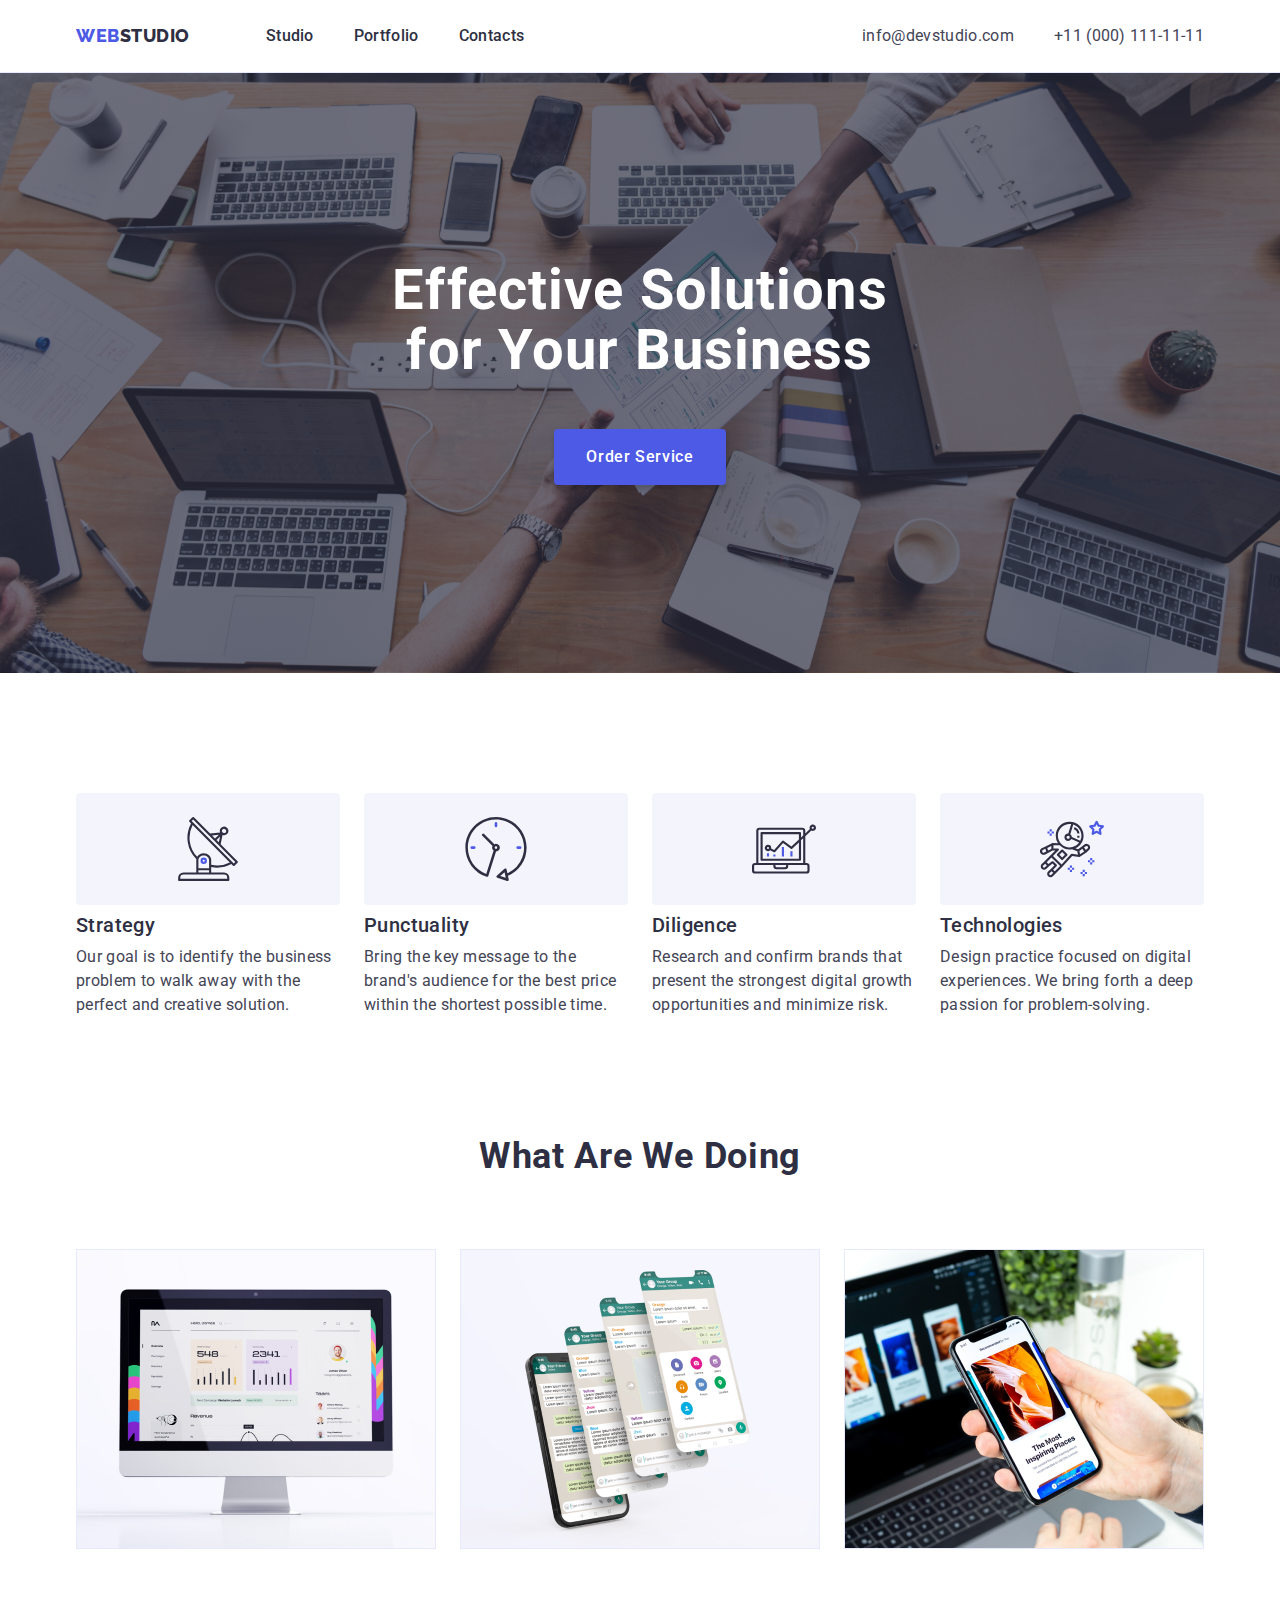
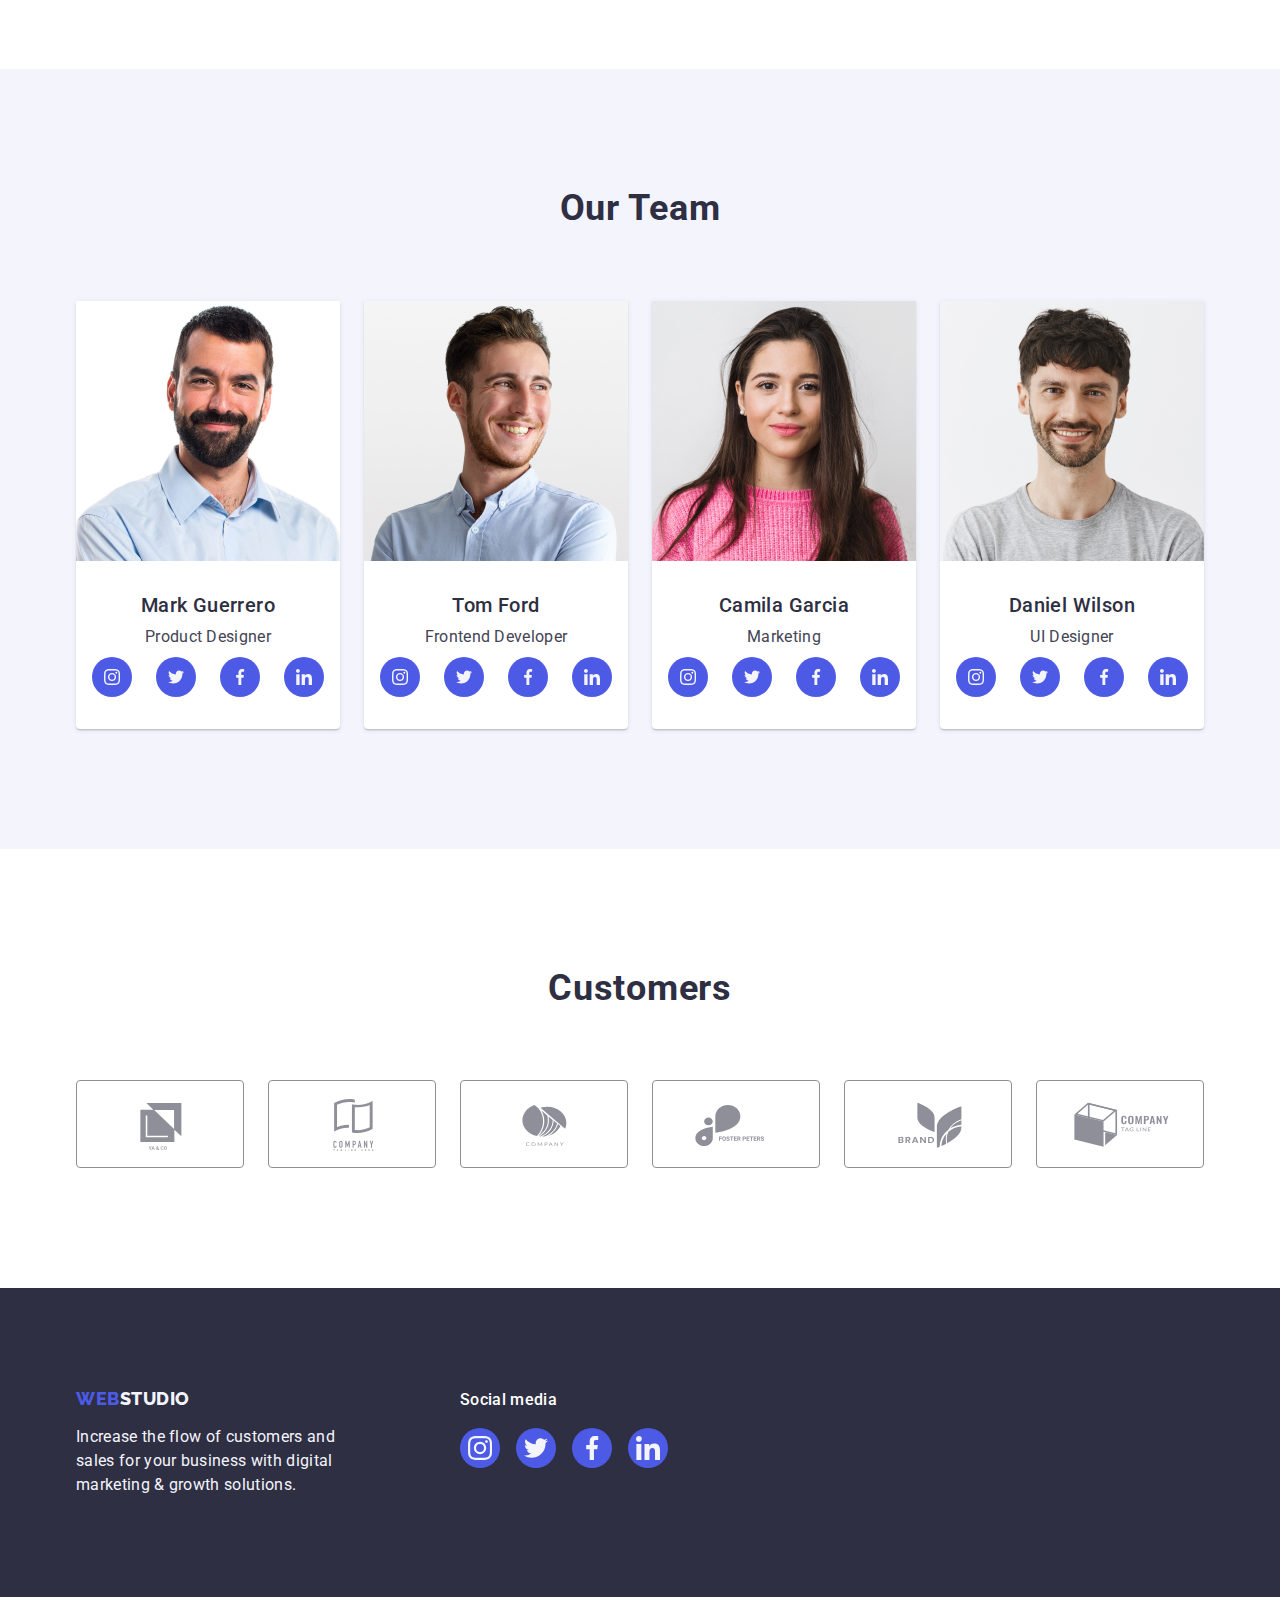
<file: index.html>
<!DOCTYPE html>
<html lang="en">
  <head>
    <meta charset="UTF-8" />
    <meta http-equiv="X-UA-Compatible" content="IE=edge" />
    <meta name="viewport" content="width=device-width, initial-scale=1.0" />
    <title>Effective Solutions for Your Business</title>
    <link
      rel="stylesheet"
      href="https://cdnjs.cloudflare.com/ajax/libs/modern-normalize/1.1.0/modern-normalize.min.css"
    />
    <link rel="preconnect" href="https://fonts.googleapis.com" />
    <link rel="preconnect" href="https://fonts.gstatic.com" crossorigin />
    <link
      href="https://fonts.googleapis.com/css2?family=Montserrat:ital,wght@0,400;0,600;1,400&family=Raleway:wght@800&family=Roboto:wght@400;500;700&display=swap"
      rel="stylesheet"
    />
    <link rel="stylesheet" href="./css/styles.css" />
  </head>
  <body>
    <!--heder-->
    <header class="page-header">
      <div class="container page-header-conteiner">
        <nav class="nav">
          <a class="link logo" href="./index.html">Web<span class="span-logo">Studio</span></a>
          <ul class="menu list">
            <li class="menu-item">
              <a class="link menu-link" href="./index.html">Studio</a>
            </li>
            <li class="menu-item">
              <a class="link menu-link" href="./portfolio.html">Portfolio</a>
            </li>
            <li class="menu-item">
              <a class="link menu-link" href="">Contacts</a>
            </li>
          </ul>
        </nav>

        <address class="address">
          <ul class="list list-contact">
            <li>
              <a class="link address-item" href="mailto:info@devstudio.com">info@devstudio.com</a>
            </li>
            <li>
              <a class="link address-item" href="tel:+110001111111">+11 (000) 111-11-11</a>
            </li>
          </ul>
        </address>
      </div>
    </header>
    <!--Main-->
    <main class="main">
      <section class="hero">
        <div class="container">
          <h1 class="hero-text">Effective Solutions for Your Business</h1>
          <button class="order-btn" type="button">Order Service</button>
        </div>
      </section>
      <!--Strategy-->
      <section class="exempel">
        <div class="container">
          <h2 class="visually-hidden">section 1</h2>
          <ul class="list list-promo-img">
            <li class="text-exempel text-exempel-first">
              <div class="fon">
                <svg class="icon" aria-label="icon antenna" width="64" height="64">
                  <use href="./images/icons.svg#icon-antenna-1"></use>
                </svg>
              </div>
              <h3 class="feature">Strategy</h3>
              <p class="feature-description">
                Our goal is to identify the business problem to walk away with the perfect and
                creative solution.
              </p>
            </li>
            <li class="text-exempel text-exempel-first">
              <div class="fon">
                <svg class="icon" aria-label="icon clock" width="64" height="64">
                  <use href="./images/icons.svg#icon-clock-1"></use>
                </svg>
              </div>
              <h3 class="feature">Punctuality</h3>
              <p class="feature-description">
                Bring the key message to the brand's audience for the best price within the shortest
                possible time.
              </p>
            </li>
            <li class="text-exempel text-exempel-first">
              <div class="fon">
                <svg class="icon" aria-label="icon diagram" width="64" height="64">
                  <use href="./images/icons.svg#icon-diagram-1"></use>
                </svg>
              </div>
              <h3 class="feature">Diligence</h3>
              <p class="feature-description">
                Research and confirm brands that present the strongest digital growth opportunities
                and minimize risk.
              </p>
            </li>
            <li class="text-exempel text-exempel-first">
              <div class="fon">
                <svg class="icon" aria-label="icon astronaut" width="64" height="64">
                  <use href="./images/icons.svg#icon-astronaut-1"></use>
                </svg>
              </div>
              <h3 class="feature">Technologies</h3>
              <p class="feature-description">
                Design practice focused on digital experiences. We bring forth a deep passion for
                problem-solving.
              </p>
            </li>
          </ul>
        </div>
      </section>
      <!--What are we doing-->
      <section class="promo">
        <div class="container">
          <h2 class="desc">What are we doing</h2>
          <ul class="list list-promo-img">
            <li class="promo-img">
              <img src="./images/img-1.jpg" alt="monitor statistics" width="360" />
            </li>
            <li class="promo-img">
              <img src="./images/img-2.jpg" alt="smartphone show app" width="360" />
            </li>
            <li class="promo-img">
              <img src="./images/img-3.jpg" alt="hand wiht smartphone" width="360" />
            </li>
          </ul>
        </div>
      </section>
      <!--our team-->
      <section class="team-list">
        <div class="container-team">
          <h2 class="ourteam">Our Team</h2>
          <ul class="list list-promo-img-second">
            <li class="employee-fon employee-fon-first">
              <img
                src="./images/img-team1.jpg"
                alt="photo mark guerrero"
                width="264"
                height="260"
              />
              <div class="worker">
                <h3 class="employee">Mark Guerrero</h3>
                <p class="employee-position">Product Designer</p>
                <ul class="social-list list">
                  <li class="social-list-item">
                    <a href="" class="social-list-link">
                      <svg
                        class="social-list-icon"
                        aria-label="icon instagram"
                        width="16"
                        height="16"
                      >
                        <use href="./images/icons.svg#icon-instagram"></use>
                      </svg>
                    </a>
                  </li>
                  <li class="social-list-item">
                    <a href="" class="social-list-link">
                      <svg
                        class="social-list-icon"
                        aria-label="icon twitter"
                        width="16"
                        height="16"
                      >
                        <use href="./images/icons.svg#icon-twitter"></use>
                      </svg>
                    </a>
                  </li>
                  <li class="social-list-item">
                    <a href="" class="social-list-link">
                      <svg
                        class="social-list-icon"
                        aria-label="icon facebook"
                        width="16"
                        height="16"
                      >
                        <use href="./images/icons.svg#icon-facebook"></use>
                      </svg>
                    </a>
                  </li>
                  <li class="social-list-item">
                    <a href="" class="social-list-link">
                      <svg
                        class="social-list-icon"
                        aria-label="icon linkedin"
                        width="16"
                        height="16"
                      >
                        <use href="./images/icons.svg#icon-linkedin"></use>
                      </svg>
                    </a>
                  </li>
                </ul>
              </div>
            </li>
            <li class="employee-fon employee-fon-first">
              <img src="./images/img-team2.jpg" alt="photo tom ford" width="264" height="260" />
              <div class="worker">
                <h3 class="employee">Tom Ford</h3>
                <p class="employee-position">Frontend Developer</p>
                <ul class="social-list list">
                  <li class="social-list-item">
                    <a href="" class="social-list-link">
                      <svg
                        class="social-list-icon"
                        aria-label="icon instagram"
                        width="16"
                        height="16"
                      >
                        <use href="./images/icons.svg#icon-instagram"></use>
                      </svg>
                    </a>
                  </li>
                  <li class="social-list-item">
                    <a href="" class="social-list-link">
                      <svg
                        class="social-list-icon"
                        aria-label="icon twitter"
                        width="16"
                        height="16"
                      >
                        <use href="./images/icons.svg#icon-twitter"></use>
                      </svg>
                    </a>
                  </li>
                  <li class="social-list-item">
                    <a href="" class="social-list-link">
                      <svg
                        class="social-list-icon"
                        aria-label="icon facebook"
                        width="16"
                        height="16"
                      >
                        <use href="./images/icons.svg#icon-facebook"></use>
                      </svg>
                    </a>
                  </li>
                  <li class="social-list-item">
                    <a href="" class="social-list-link">
                      <svg
                        class="social-list-icon"
                        aria-label="icon linkedin"
                        width="16"
                        height="16"
                      >
                        <use href="./images/icons.svg#icon-linkedin"></use>
                      </svg>
                    </a>
                  </li>
                </ul>
              </div>
            </li>

            <li class="employee-fon employee-fon-first">
              <img
                src="./images/img-team3.jpg"
                alt="photo camila garcia"
                width="264"
                height="260"
              />
              <div class="worker">
                <h3 class="employee">Camila Garcia</h3>
                <p class="employee-position">Marketing</p>
                <ul class="social-list list">
                  <li class="social-list-item">
                    <a href="" class="social-list-link">
                      <svg
                        class="social-list-icon"
                        aria-label="icon instagram"
                        width="16"
                        height="16"
                      >
                        <use href="./images/icons.svg#icon-instagram"></use>
                      </svg>
                    </a>
                  </li>
                  <li class="social-list-item">
                    <a href="" class="social-list-link">
                      <svg
                        class="social-list-icon"
                        aria-label="icon twitter"
                        width="16"
                        height="16"
                      >
                        <use href="./images/icons.svg#icon-twitter"></use>
                      </svg>
                    </a>
                  </li>
                  <li class="social-list-item">
                    <a href="" class="social-list-link">
                      <svg
                        class="social-list-icon"
                        aria-label="icon facebook"
                        width="16"
                        height="16"
                      >
                        <use href="./images/icons.svg#icon-facebook"></use>
                      </svg>
                    </a>
                  </li>
                  <li class="social-list-item">
                    <a href="" class="social-list-link">
                      <svg
                        class="social-list-icon"
                        aria-label="icon linkedin"
                        width="16"
                        height="16"
                      >
                        <use href="./images/icons.svg#icon-linkedin"></use>
                      </svg>
                    </a>
                  </li>
                </ul>
              </div>
            </li>

            <li class="employee-fon employee-fon-first">
              <img src="./images/img-team4.jpg" alt="Daniel Wilson" width="264" height="260" />
              <div class="worker">
                <h3 class="employee">Daniel Wilson</h3>
                <p class="employee-position">UI Designer</p>
                <ul class="social-list list">
                  <li class="social-list-item">
                    <a href="" class="social-list-link">
                      <svg
                        class="social-list-icon"
                        aria-label="icon instagram"
                        width="16"
                        height="16"
                      >
                        <use href="./images/icons.svg#icon-instagram"></use>
                      </svg>
                    </a>
                  </li>
                  <li class="social-list-item">
                    <a href="" class="social-list-link">
                      <svg
                        class="social-list-icon"
                        aria-label="icon twitter"
                        width="16"
                        height="16"
                      >
                        <use href="./images/icons.svg#icon-twitter"></use>
                      </svg>
                    </a>
                  </li>
                  <li class="social-list-item">
                    <a href="" class="social-list-link">
                      <svg
                        class="social-list-icon"
                        aria-label="icon facebook"
                        width="16"
                        height="16"
                      >
                        <use href="./images/icons.svg#icon-facebook"></use>
                      </svg>
                    </a>
                  </li>
                  <li class="social-list-item">
                    <a href="" class="social-list-link">
                      <svg
                        class="social-list-icon"
                        aria-label="icon linkedin"
                        width="16"
                        height="16"
                      >
                        <use href="./images/icons.svg#icon-linkedin"></use>
                      </svg>
                    </a>
                  </li>
                </ul>
              </div>
            </li>
          </ul>
        </div>
      </section>
      <!-- customers -->
      <section class="custom">
        <div class="container">
          <h2 class="customers">Customers</h2>
          <ul class="company list">
            <li class="company-logo">
              <a href="" class="company-list-link">
                <svg
                  class="company-list-icon"
                  aria-label="logo company YA&CO"
                  width="104"
                  height="56"
                >
                  <use href="./images/icons.svg#icon-logo-yaco"></use>
                </svg>
              </a>
            </li>
            <li class="company-logo">
              <a href="" class="company-list-link">
                <svg
                  class="company-list-icon"
                  aria-label="logo company tagline"
                  width="104"
                  height="56"
                >
                  <use href="./images/icons.svg#icon-logo-tagline"></use>
                </svg>
              </a>
            </li>
            <li class="company-logo">
              <a href="" class="company-list-link">
                <svg class="company-list-icon" aria-label="logo company" width="104" height="56">
                  <use href="./images/icons.svg#icon-logo-company"></use>
                </svg>
              </a>
            </li>
            <li class="company-logo">
              <a href="" class="company-list-link">
                <svg
                  class="company-list-icon"
                  aria-label="logo company foster peters"
                  width="104"
                  height="56"
                >
                  <use href="./images/icons.svg#icon-logo-foster"></use>
                </svg>
              </a>
            </li>
            <li class="company-logo">
              <a href="" class="company-list-link">
                <svg
                  class="company-list-icon"
                  aria-label="logo company brand"
                  width="104"
                  height="56"
                >
                  <use href="./images/icons.svg#icon-logo-brand"></use>
                </svg>
              </a>
            </li>
            <li class="company-logo">
              <a href="" class="company-list-link">
                <svg
                  class="company-list-icon"
                  aria-label="logo company tag line"
                  width="104"
                  height="56"
                >
                  <use href="./images/icons.svg#icon-logo-tag"></use>
                </svg>
              </a>
            </li>
          </ul>
        </div>
      </section>
    </main>
    <!--footer-->
    <footer class="footer">
      <div class="container footer-second">
        <div class="footer-container">
          <a class="link logo-footer" href="./index.html"
            >Web<span class="span-logo-footer">Studio</span></a
          >
          <p class="text-footer">
            Increase the flow of customers and sales for your business with digital marketing &
            growth solutions.
          </p>
        </div>
        <div class="footer-social">
          <p class="footer-media">Social media</p>
          <ul class="footer-social-list list">
            <li class="footer-social-list-item">
              <a href="" class="footer-social-list-link">
                <svg
                  class="footer-social-list-icon"
                  aria-label="icon instagram"
                  width="24"
                  height="24"
                >
                  <use href="./images/icons.svg#icon-instagram"></use>
                </svg>
              </a>
            </li>
            <li class="footer-social-list-item">
              <a href="" class="footer-social-list-link">
                <svg
                  class="footer-social-list-icon"
                  aria-label="icon twitter"
                  width="24"
                  height="24"
                >
                  <use href="./images/icons.svg#icon-twitter"></use>
                </svg>
              </a>
            </li>
            <li class="footer-social-list-item">
              <a href="" class="footer-social-list-link">
                <svg
                  class="footer-social-list-icon"
                  aria-label="icon facebook"
                  width="24"
                  height="24"
                >
                  <use href="./images/icons.svg#icon-facebook"></use>
                </svg>
              </a>
            </li>
            <li class="footer-social-list-item">
              <a href="" class="footer-social-list-link">
                <svg
                  class="footer-social-list-icon"
                  aria-label="icon linkedin"
                  width="24"
                  height="24"
                >
                  <use href="./images/icons.svg#icon-linkedin"></use>
                </svg>
              </a>
            </li>
          </ul>
        </div>
      </div>
    </footer>
  </body>
</html>
</file>
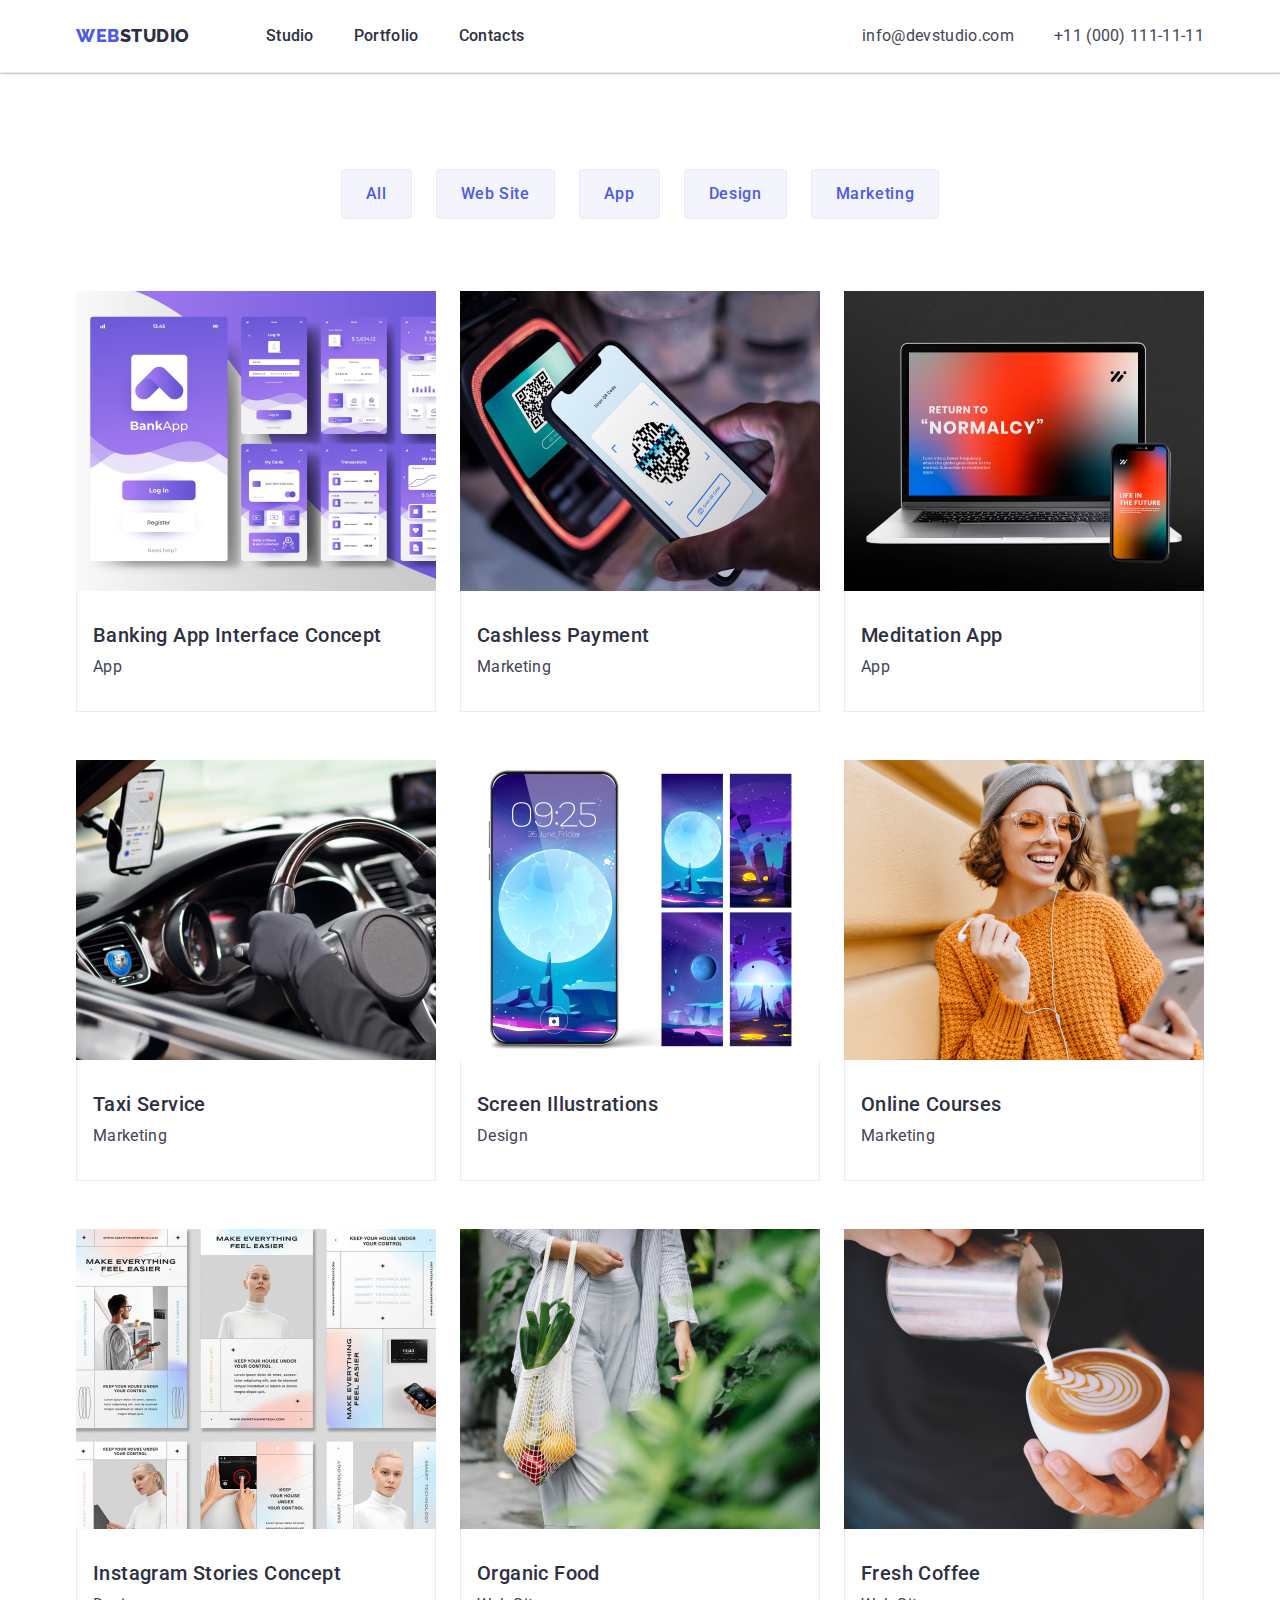
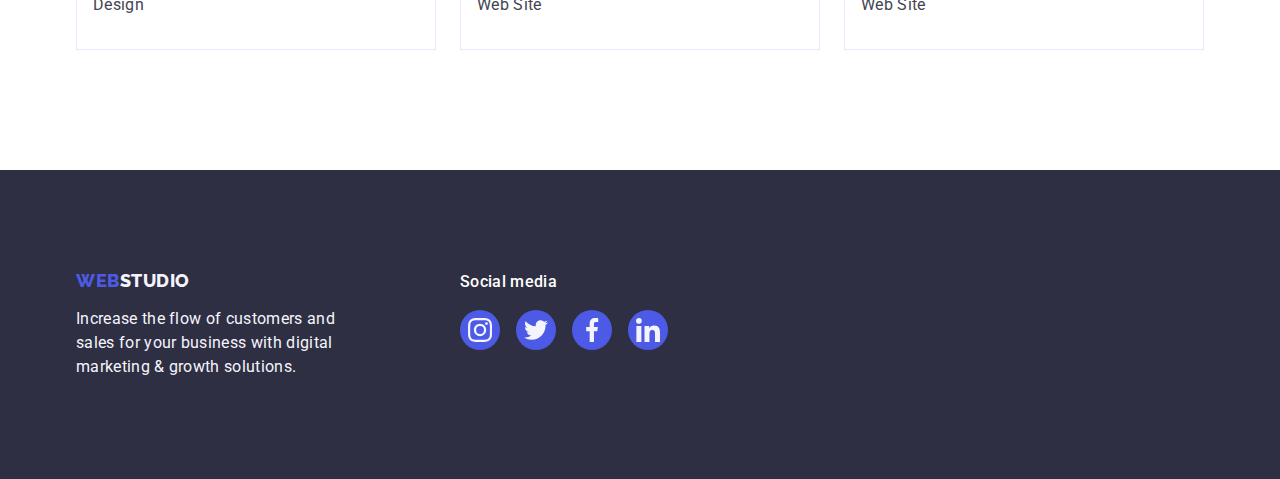
<file: portfolio.html>
<!DOCTYPE html>
<html lang="en">
  <head>
    <meta charset="UTF-8" />
    <meta http-equiv="X-UA-Compatible" content="IE=edge" />
    <meta name="viewport" content="width=device-width, initial-scale=1.0" />
    <title>Portfolio</title>
    <link
      rel="stylesheet"
      href="https://cdnjs.cloudflare.com/ajax/libs/modern-normalize/1.1.0/modern-normalize.min.css"
    />
    <link rel="preconnect" href="https://fonts.googleapis.com" />
    <link rel="preconnect" href="https://fonts.gstatic.com" crossorigin />
    <link
      href="https://fonts.googleapis.com/css2?family=Montserrat:ital,wght@0,400;0,600;1,400&family=Raleway:wght@800&family=Roboto:wght@400;500;700&display=swap"
      rel="stylesheet"
    />
    <link rel="stylesheet" href="./css/styles.css" />
  </head>
  <body>
    <!-- header -->
    <header class="page-header">
      <div class="container page-header-conteiner">
        <nav class="nav">
          <a class="link logo" href="./portfolio.html">Web<span class="span-logo">Studio</span> </a>
          <ul class="menu list">
            <li class="menu-item">
              <a class="link menu-link" href="./index.html">Studio</a>
            </li>
            <li class="menu-item">
              <a class="link menu-link" href="./portfolio.html">Portfolio</a>
            </li>
            <li class="menu-item">
              <a class="link menu-link" href="">Contacts</a>
            </li>
          </ul>
        </nav>
        <address class="address">
          <ul class="list list-contact">
            <li>
              <a class="link address-item" href="mailto:info@devstudio.com">info@devstudio.com</a>
            </li>
            <li>
              <a class="link address-item" href="tel:+110001111111">+11 (000) 111-11-11</a>
            </li>
          </ul>
        </address>
      </div>
    </header>
    <main>
      <section class="portfolio">
        <div class="container">
          <h1 class="visually-hidden">Portfolio</h1>
          <ul class="list list-button">
            <li>
              <button class="btn-filter btn-filter-first" type="button">All</button>
            </li>
            <li>
              <button class="btn-filter btn-filter-first" type="button">Web Site</button>
            </li>
            <li>
              <button class="btn-filter btn-filter-first" type="button">App</button>
            </li>
            <li>
              <button class="btn-filter btn-filter-first" type="button">Design</button>
            </li>
            <li>
              <button class="btn-filter btn-filter-first" type="button">Marketing</button>
            </li>
          </ul>
          <ul class="list list-project-card">
            <li class="card card-first">
              <a class="link portfolio-item-link" href="">
                <img src="./images/imgbankap.jpg" alt="banking app" width="360" />
                <div class="card-border">
                  <h2 class="project-card">Banking App Interface Concept</h2>
                  <p class="project-card-item">App</p>
                </div>
              </a>
            </li>
            <li class="card card-first">
              <a class="link portfolio-item-link" href="">
                <img src="./images/imgcashless.jpg" alt="cashless payment" width="360" />
                <div class="card-border">
                  <h2 class="project-card">Cashless Payment</h2>
                  <p class="project-card-item">Marketing</p>
                </div>
              </a>
            </li>
            <li class="card card-first">
              <a class="link portfolio-item-link" href="">
                <img src="./images/imgmeditation.jpg" alt="meditation app" width="360" />
                <div class="card-border">
                  <h2 class="project-card">Meditation App</h2>
                  <p class="project-card-item">App</p>
                </div>
              </a>
            </li>
            <li class="card card-first">
              <a class="link portfolio-item-link" href="">
                <img src="./images/imgtaxi.jpg" alt="taxi service" width="360" />
                <div class="card-border">
                  <h2 class="project-card">Taxi Service</h2>
                  <p class="project-card-item">Marketing</p>
                </div>
              </a>
            </li>
            <li class="card card-first">
              <a class="link portfolio-item-link" href="">
                <img src="./images/imgscreen.jpg" alt="screen smartphone" width="360" />
                <div class="card-border">
                  <h2 class="project-card">Screen Illustrations</h2>
                  <p class="project-card-item">Design</p>
                </div>
              </a>
            </li>
            <li class="card card-first">
              <a class="link portfolio-item-link" href="">
                <img src="./images/imgcourses.jpg" alt="girl student" width="360" />
                <div class="card-border">
                  <h2 class="project-card">Online Courses</h2>
                  <p class="project-card-item">Marketing</p>
                </div>
              </a>
            </li>
            <li class="card card-first">
              <a class="link portfolio-item-link" href="">
                <img src="./images/imginstagram.jpg" alt="instagram" width="360" />
                <div class="card-border">
                  <h2 class="project-card">Instagram Stories Concept</h2>
                  <p class="project-card-item">Design</p>
                </div>
              </a>
            </li>
            <li class="card card-first">
              <a class="link portfolio-item-link" href="">
                <img src="./images/imgorganic.jpg" alt="organic food" width="360" />
                <div class="card-border">
                  <h2 class="project-card">Organic Food</h2>
                  <p class="project-card-item">Web Site</p>
                </div>
              </a>
            </li>
            <li class="card card-first">
              <a class="link portfolio-item-link" href="">
                <img src="./images/imgcoffee.jpg" alt="cup of coffee" width="360" />
                <div class="card-border">
                  <h2 class="project-card">Fresh Coffee</h2>
                  <p class="project-card-item">Web Site</p>
                </div>
              </a>
            </li>
          </ul>
        </div>
      </section>
    </main>
    <footer class="footer">
      <div class="container footer-second">
        <div class="footer-container">
          <a class="link logo logo-footer" href="./portfolio.html"
            >Web<span class="span-logo-footer">Studio</span>
          </a>
          <p class="text-footer">
            Increase the flow of customers and sales for your business with digital marketing &
            growth solutions.
          </p>
        </div>
        <div class="footer-social">
          <p class="footer-media">Social media</p>
          <ul class="footer-social-list list">
            <li class="footer-social-list-item">
              <a href="" class="footer-social-list-link">
                <svg
                  class="footer-social-list-icon"
                  aria-label="icon instagram"
                  width="24"
                  height="24"
                >
                  <use href="./images/icons.svg#icon-instagram"></use>
                </svg>
              </a>
            </li>
            <li class="footer-social-list-item">
              <a href="" class="footer-social-list-link">
                <svg
                  class="footer-social-list-icon"
                  aria-label="icon twitter"
                  width="24"
                  height="24"
                >
                  <use href="./images/icons.svg#icon-twitter"></use>
                </svg>
              </a>
            </li>
            <li class="footer-social-list-item">
              <a href="" class="footer-social-list-link">
                <svg
                  class="footer-social-list-icon"
                  aria-label="icon facebook"
                  width="24"
                  height="24"
                >
                  <use href="./images/icons.svg#icon-facebook"></use>
                </svg>
              </a>
            </li>
            <li class="footer-social-list-item">
              <a href="" class="footer-social-list-link">
                <svg
                  class="footer-social-list-icon"
                  aria-label="icon linkedin"
                  width="24"
                  height="24"
                >
                  <use href="./images/icons.svg#icon-linkedin"></use>
                </svg>
              </a>
            </li>
          </ul>
        </div>
      </div>
    </footer>
  </body>
</html>
</file>
<file: css/styles.css>
:root {
  --primary-background-color: #ffffff;
  --primary-text-color: #434455;
  --secondary-background-color: #2e2f42;
  --background-color-btn: #f4f4fd;
  --second-color-btn: #4d5ae5;
  --link-icon-color: #8e8f99;
  --portfolio-btn-color: #404bbf;
}
body {
  font-family: 'Roboto', sans-serif;
  color: var(--primary-text-color);
  background-color: var(--primary-background-color);
}

.list {
  list-style: none;
  /*display: flex;
  flex-wrap: wrap;
  margin-top: 0;
  margin-bottom: 0;
  list-style: none;*/
}
.link {
  text-decoration: none;
}
button {
  cursor: pointer;
}
h1,
h2,
h3,
h4,
p {
  margin-top: 0;
  margin-bottom: 0;
}
ul,
ol {
  margin-top: 0;
  margin-bottom: 0;
  padding-left: 0;
}
img {
  display: block;
  /* max-width: 100%;
  height: auto;*/
}
.page-header {
  border-bottom: 1px solid #e7e9fc;
  box-shadow: 2px 1px rgba(46, 47, 66, 0.08), 0px 1px 1px rgba(46, 47, 66, 0.16),
    0px 1px 6px rgba(46, 47, 66, 0.08);
}

.container {
  margin-right: auto;
  margin-left: auto;
  width: 1158px;
  padding-left: 15px;
  padding-right: 15px;
}
.visually-hidden {
  position: absolute;
  width: 1px;
  height: 1px;
  margin: -1px;
  border: 0;
  padding: 0;
  white-space: nowrap;
  clip-path: inset(100%);
  clip: rect(0 0 0 0);
  overflow: hidden;
}
.page-header-conteiner {
  display: flex;
  align-items: center;
  justify-content: space-between;
}

.menu {
  display: flex;
  gap: 40px;
}
.nav {
  display: flex;
  align-items: center;
}
.logo {
  font-family: 'Raleway', sans-serif;
  font-weight: 800;
  font-size: 18px;
  line-height: 1.17;
  letter-spacing: 0.03em;
  text-transform: uppercase;
  color: #4d5ae5;
  margin-right: 76px;
}

.span-logo {
  font-family: 'Raleway', sans-serif;
  font-style: normal;
  font-weight: 800;
  font-size: 18px;
  line-height: 1.17;
  letter-spacing: 0.03em;
  text-transform: uppercase;
  color: var(--secondary-background-color);
}
.address {
  font-style: normal;
  margin-left: auto;
}
.menu-link {
  font-weight: 500;
  font-size: 16px;
  line-height: 1.5;
  letter-spacing: 0.02em;
  color: var(--secondary-background-color);
  display: block;
  padding-top: 24px;
  padding-bottom: 24px;
}
.list-contact {
  display: flex;
  align-items: center;
  gap: 40px;
}
.menu-item:last-child {
  margin-right: 0;
}

.address-item {
  font-size: 16px;
  line-height: 1.5;
  color: var(--primary-text-color);
  letter-spacing: 0.02em;
}
.menu-link:hover,
.menu-link:focus {
  color: var(--portfolio-btn-color);
}
.address-item:hover,
.address-item:focus {
  color: var(--portfolio-btn-color);
}
/* Main */
.main {
  margin: auto;
}

.hero {
  background: #2e2f42;
  padding-top: 188px;
  padding-bottom: 188px;
  margin: auto;
  max-width: 1440px;
  background-image: linear-gradient(rgba(46, 47, 66, 0.7), rgba(46, 47, 66, 0.7)),
    url(../images/bg.jpg);
  background-size: cover;
  background-repeat: no-repeat;
  background-position: center;
}
.hero-text {
  margin-bottom: 48px;
  font-family: 'Roboto', sans-serif;
  font-style: normal;
  font-weight: 700;
  font-size: 56px;
  line-height: 1.07;
  letter-spacing: 0.02em;
  color: var(--primary-background-color);
  /* background: #2e2f42; */
  text-align: center;
  max-width: 496px;
  margin-left: auto;
  margin-right: auto;
}
/* btn */

.order-btn {
  display: block;
  margin: auto;
  border-radius: 4px;
  padding: 16px 32px;
  min-width: 169px;
  height: 56px;
  border: none;
  font-family: 'Roboto', sans-serif;
  font-style: normal;
  font-weight: 500;
  font-size: 16px;
  line-height: 1.5;
  letter-spacing: 0.04em;
  color: var(--primary-background-color);
  background: var(--second-color-btn);
  cursor: pointer;
  box-shadow: 0px 4px 4px rgba(0, 0, 0, 0.15);
}
.order-btn:hover,
.order-btn:focus {
  background: var(--portfolio-btn-color);
}
/*section 2*/

/* .hidden { 
  margin-bottom: 72px;
}*/
.exempel {
  padding-top: 120px;
  padding-bottom: 120px;
}

.text-exempel {
  width: 264px;
}
.text-exempel-first {
  width: calc((100% - 48px) / 4);
}
.fon {
  display: flex;
  align-items: center;
  justify-content: center;
  background-color: #f4f4fd;
  height: 112px;
  border-radius: 4px;
  margin-bottom: 8px;
}
/* .icon { 
  width: 64px;
  height: 64px;
  margin: auto;
  display: flex;
  justify-items: center;
  align-items: center;
}*/
.feature {
  margin-bottom: 8px;
  font-weight: 500;
  font-size: 20px;
  line-height: 1.2;
  letter-spacing: 0.02em;
  color: #2e2f42;
}
.feature-description {
  font-size: 16px;
  line-height: 1.5;
  letter-spacing: 0.02em;
  color: var(--primary-text-color);
}
.list-promo-img {
  padding: 0px;
  margin: auto;
  gap: 24px;
  display: flex;
  justify-content: center;
}

/*what are we doing*/
.promo {
  padding-bottom: 120px;
}

.desc {
  padding-top: 0;
  margin-bottom: 72px;
  margin-right: auto;
  margin-left: auto;
  font-family: 'Roboto', sans-serif;
  font-style: normal;
  font-weight: 700;
  font-size: 36px;
  line-height: 1.11;
  letter-spacing: 0.02em;
  color: #2e2f42;
  text-align: center;
  text-transform: capitalize;
}

/*our team*/

.ourteam {
  font-weight: 700;
  font-size: 36px;
  line-height: 1.11;
  letter-spacing: 0.02em;
  text-transform: capitalize;
  color: #2e2f42;
  text-align: center;
  margin-bottom: 72px;
}

.team-list {
  background: #f4f4fd;
  padding: 120px 0;
}
.list-promo-img-second {
  padding: 0px;
  margin: auto;
  gap: 24px;
  display: flex;
  justify-content: center;
}
/* .list-promo-img-second:hover, 
.list-promo-img-second:focus {
  background: #ffffff;
  box-shadow: 0px 1px 6px rgba(46, 47, 66, 0.08), 0px 1px 1px rgba(46, 47, 66, 0.16),
    0px 2px 1px rgba(46, 47, 66, 0.08);
  border-radius: 0px 0px 4px 4px;
}*/
.social-list {
  display: flex;
  flex-direction: row;
  justify-content: center;
  align-items: center;
  padding: 0px;
  gap: 24px;
  margin-top: 8px;
}
.social-list-item {
  width: 40px;
  height: 40px;
}
.social-list-link {
  width: 100%;
  height: 100%;
  background-color: var(--second-color-btn);
  border-radius: 50%;
  display: flex;
  align-items: center;
  justify-content: center;
}
.social-list-icon {
  fill: var(--background-color-btn);
}
.social-list-link:hover,
.social-list-link:focus {
  background-color: var(--portfolio-btn-color);
}

.container-team {
  margin-right: auto;
  margin-left: auto;
}
/* employee */

.employee {
  /* padding-top: 32px; */
  font-family: 'Roboto', sans-serif;
  font-style: normal;
  font-weight: 500;
  font-size: 20px;
  line-height: 1.2;
  letter-spacing: 0.02em;
  color: #2e2f42;
  margin-bottom: 8px;
  text-align: center;
}

.employee-position {
  font-family: 'Roboto', sans-serif;
  font-style: normal;
  font-weight: 400;
  font-size: 16px;
  line-height: 1.5;
  letter-spacing: 0.02em;
  color: var(--primary-text-color);
  text-align: center;
}
.worker {
  padding: 32px 0px;
  text-align: center;
}

.employee-fon {
  background: #ffffff;
  /* width: calc((100% - 72px) / 4); */
  border-radius: 0px 0px 4px 4px;
  box-shadow: 0px 1px 6px rgba(46, 47, 66, 0.08), 0px 1px 1px rgba(46, 47, 66, 0.16),
    0px 2px 1px rgba(46, 47, 66, 0.08);
}
/* section 4 Customers */

.custom {
  padding-top: 120px;
  padding-bottom: 120px;
}
.customers {
  font-weight: 700;
  font-size: 36px;
  line-height: 1.1;
  text-align: center;
  letter-spacing: 0.02em;
  text-transform: capitalize;
  color: #2e2f42;
  margin-bottom: 72px;
}
.company {
  display: flex;
  /* flex-direction: row; */
  padding: 0px;
  gap: 24px;
  justify-content: center;
  align-items: center;
}
.company-list-link {
  width: 100%;
  height: 100%;
  display: flex;
  /* background-color: var(--second-color-btn); */
  border-radius: 4px;
  align-items: center;
  justify-content: center;
  border: 1px solid #8e8f99;
  color: var(--link-icon-color);
}
.company-list-icon {
  fill: currentColor;
}
.company-logo {
  width: 100%;
  height: 100%;
  /* border: 1px solid #8e8f99; */
  /* border-radius: 4px; */
  /* margin-bottom: 120px; */
  width: calc((100% - 120px) / 6);
  height: 88px;
}
/* .company-logo:hover, 
.company-logo:focus {
  border: 1px solid #404bbf;
  border-radius: 4px;
}*/
.company-list-link:hover,
.company-list-link:focus {
  border-color: var(--portfolio-btn-color);
}
.company-list-link:hover,
.company-list-link:focus {
  color: var(--portfolio-btn-color);
}

/*footer*/
.footer {
  padding: 100px 0;
  background: #2e2f42;
}
.footer-second {
  display: flex;
  align-items: baseline;

  /* max-width: 1440px; 
  margin-left: auto;
  margin-right: auto;*/
}
.footer-container {
  display: inline-block;
  align-items: baseline;
  margin-right: 120px;
  /* margin-left: 156px; */
}
.text-footer {
  font-family: 'Roboto';
  font-style: normal;
  font-weight: 400;
  font-size: 16px;
  line-height: 1.5;
  letter-spacing: 0.02em;
  color: #f4f4fd;
  max-width: 264px;
}
.logo-footer {
  font-family: 'Raleway', sans-serif;
  font-weight: 800;
  font-size: 18px;
  line-height: 1.17;
  letter-spacing: 0.03em;
  text-transform: uppercase;
  color: #4d5ae5;
  display: inline-block;
  margin-bottom: 16px;
  *color: ar(--second-color-btn);
}
.span-logo-footer {
  font-family: 'Raleway', sans-serif;
  font-style: normal;
  font-weight: 800;
  font-size: 18px;
  line-height: 1.17;
  letter-spacing: 0.03em;
  text-transform: uppercase;
  color: #f4f4fd;
}
.footer-social {
  display: inline-block;
  align-items: baseline;
  /* flex-direction: row; 
  justify-content: center;
  align-items: center;
  padding: 0px;
  gap: 24px;
  margin-top: 8px;*/
}
.footer-media {
  font-weight: 500;
  font-size: 16px;
  line-height: 1.5;
  letter-spacing: 0.02em;
  color: #ffffff;
  margin-bottom: 16px;
}
.footer-social-list-item {
  width: 40px;
  height: 40px;
}
.footer-social-list {
  display: flex;
  justify-content: center;
  align-items: center;
  padding: 0px;
  gap: 16px;
}
.footer-social-list-link {
  width: 100%;
  height: 100%;
  background-color: var(--second-color-btn);
  border-radius: 50%;
  display: flex;
  align-items: center;
  justify-content: center;
}
.footer-social-list-icon {
  fill: var(--background-color-btn);
}
.footer-social-list-link:hover,
.footer-social-list-link:focus {
  background-color: #31d0aa;
}

/* Portfolio */
.portfolio {
  padding: 96px 0 120px;
}

.btn-filter {
  font-family: 'Roboto', sans-serif;
  font-style: normal;
  font-weight: 500;
  font-size: 16px;
  line-height: 1.5;
  letter-spacing: 0.04em;
  background-color: var(--background-color-btn);
  color: var(--second-color-btn);
  padding: 12px 24px;
  border: 1px solid #e7e9fc;
  border-radius: 4px;
}
.list-button {
  display: flex;
  /* flex-direction: row;
   align-items: center; 
  padding-top: 96px;
  margin-left: auto;
  margin-right: auto;*/
  margin-bottom: 72px;
  gap: 24px;
  justify-content: center;
}
.btn-filter:hover,
.btn-filter:focus {
  background: var(--portfolio-btn-color);
  color: #ffffff;
  border-color: 1px solid transparent;
  box-shadow: 0px 3px 1px rgba(0, 0, 0, 0.1), 0px 2px 1px rgba(0, 0, 0, 0.08),
    0px 2px 2px rgba(0, 0, 0, 0.12);
}

.card-first {
  width: calc((100% - 48px) / 3);
}
.list-project-card {
  display: flex;
  column-gap: 24px;
  row-gap: 48px;
  flex-wrap: wrap;
}
.portfolio-item-link:hover,
.portfolio-item-link:focus {
  box-shadow: 0px 1px 6px rgba(46, 47, 66, 0.08), 0px 1px 1px rgba(46, 47, 66, 0.16),
    0px 2px 1px rgba(46, 47, 66, 0.08);
}
.project-card {
  font-family: 'Roboto', sans-serif;
  font-style: normal;
  font-weight: 500;
  font-size: 20px;
  line-height: 1.2;
  letter-spacing: 0.02em;
  color: #2e2f42;
  margin-bottom: 8px;
}
.project-card-item {
  font-family: 'Roboto', sans-serif;
  font-style: normal;
  font-weight: 400;
  font-size: 16px;
  line-height: 1.5;
  letter-spacing: 0.02em;
  color: #434455;
}
.portfolio-item-link {
  display: block;
}
.card-border {
  border: 1px solid #e7e9fc;
  border-top: none;
  padding: 32px 16px;
}
</file>
